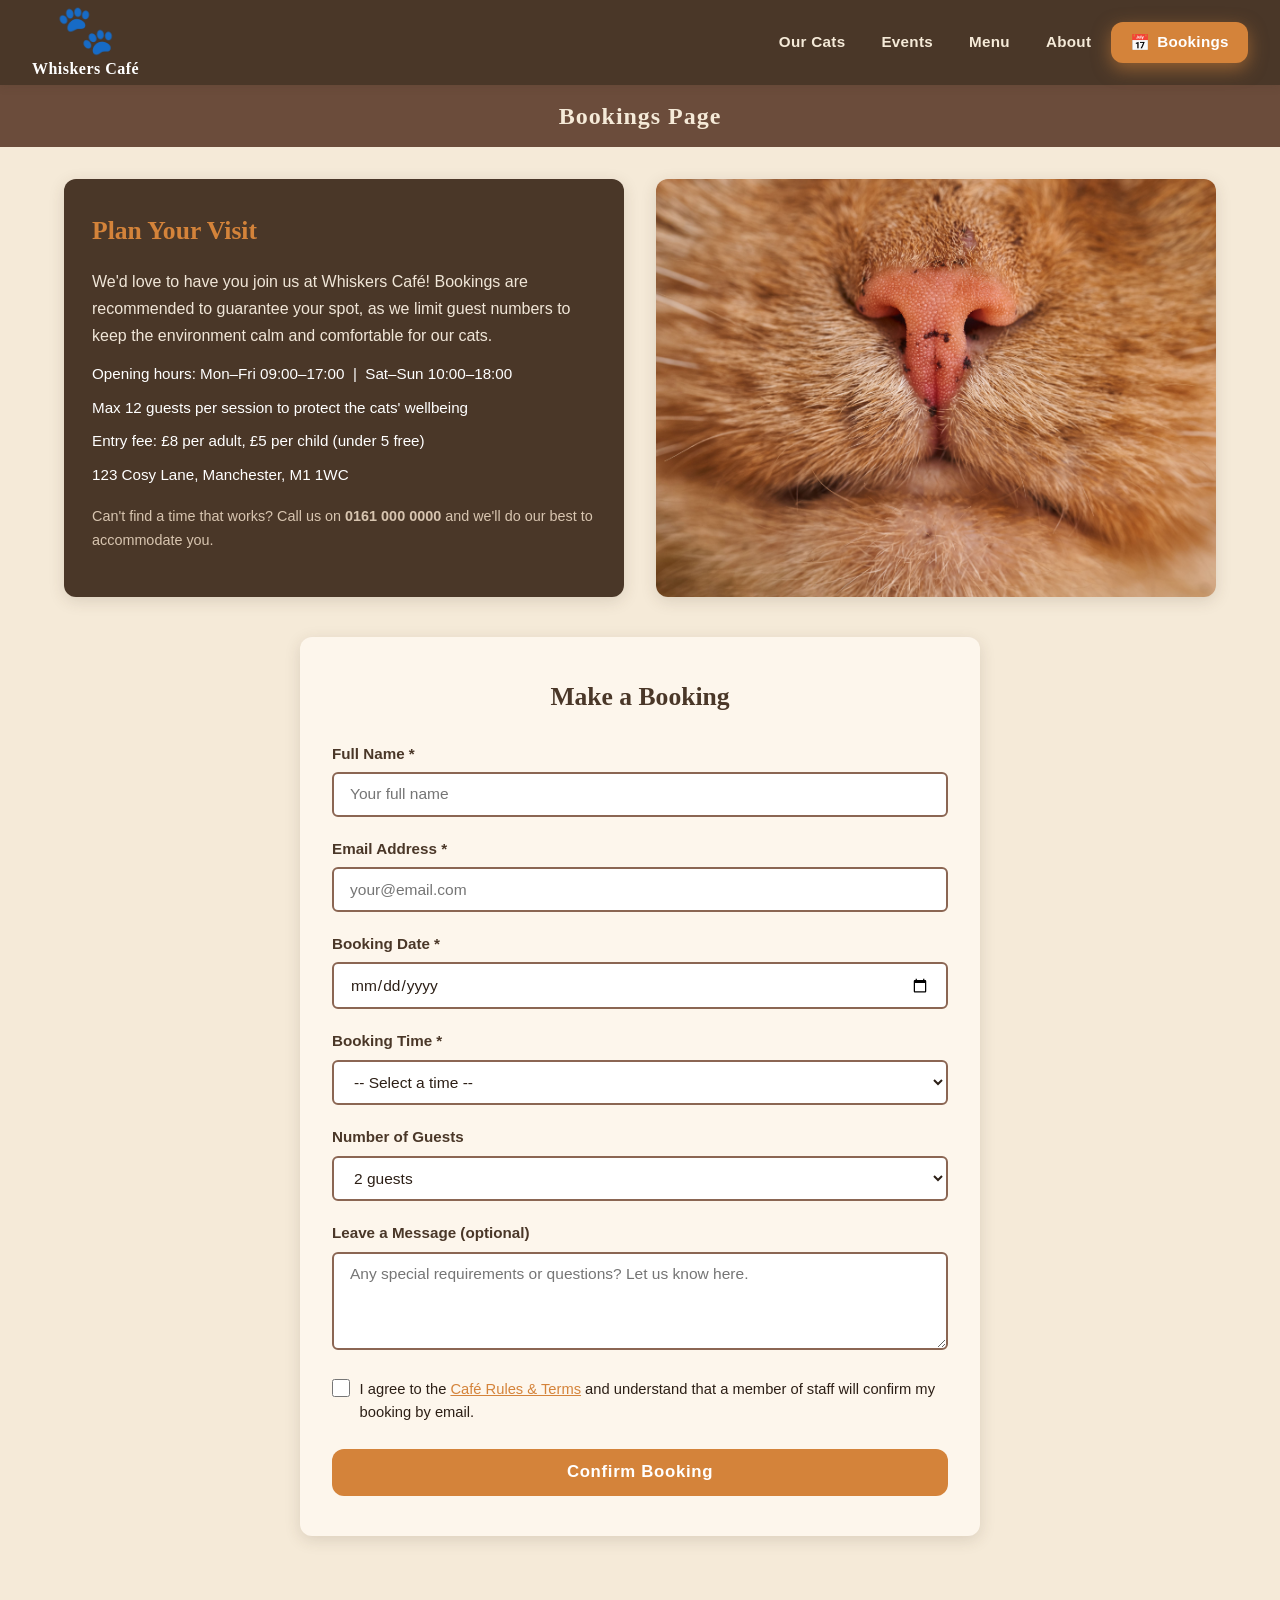
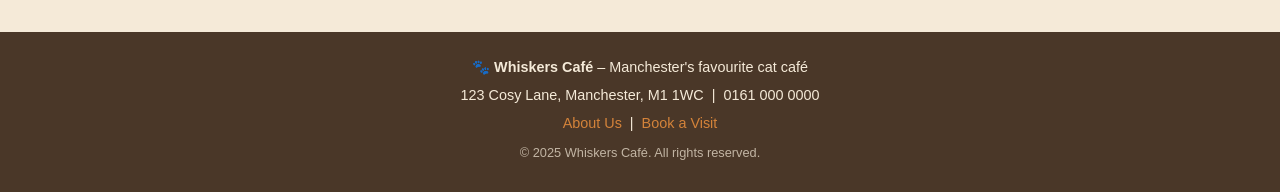
<file: Pages/bookings.html>
<!DOCTYPE html>
<html lang="en">
<head>
  <meta charset="UTF-8" />
  <meta name="viewport" content="width=device-width, initial-scale=1.0" />
  <meta name="description" content="Visit Whiskers Café for a unique cat café experience. Meet friendly cats, enjoy food and drinks, learn about adoption opportunities and book your visit online." />
  <title>Whiskers Café – Bookings</title>
  <link rel="stylesheet" href="../CSS/style.css" />
</head>
<body>

  <!-- NAVIGATION BAR (shared) -->
  <nav class="navbar" role="navigation" aria-label="Main navigation">
    <a href="index.html" class="nav-logo" aria-label="Whiskers Café home">
      <span class="paw-icon" aria-hidden="true">🐾</span>
      <span class="logo-text">Whiskers Café</span>
    </a>
    <button class="nav-toggle" aria-controls="nav-links" aria-expanded="false"
            aria-label="Toggle navigation menu">
      <span></span><span></span><span></span>
    </button>
    <ul class="nav-links" id="nav-links" role="list">
      <li><a href="OurCats.html">Our Cats</a></li>
      <li><a href="events.html">Events</a></li>
      <li><a href="menu.html">Menu</a></li>
      <li><a href="about.html">About</a></li>
      <!-- Bookings is the current page – marked active -->
      <li>
        <a href="bookings.html" class="btn-booking active">
          <span class="cal-icon" aria-hidden="true">📅</span>
          Bookings
        </a>
      </li>
    </ul>
  </nav>

  <!-- PAGE TITLE BANNER -->
  <div class="page-banner">
    <h1>Bookings Page</h1>
  </div>


  <!-- MAIN CONTENT -->
  <main class="bookings-main">

    <!-- ── Introductory split layout ──
         Left: information text box | Right: cat photo -->
    <section class="bookings-intro" aria-label="Booking information">

      <!-- Left: dark info box -->
      <div class="bookings-info-box">
        <h2>Plan Your Visit</h2>
        <p>
          We'd love to have you join us at Whiskers Café! Bookings are recommended
          to guarantee your spot, as we limit guest numbers to keep the environment
          calm and comfortable for our cats.
        </p>

        <!-- Detail rows with icons -->
        <div class="booking-detail">
          
          <span>Opening hours: Mon–Fri 09:00–17:00 &nbsp;|&nbsp; Sat–Sun 10:00–18:00</span>
        </div>
        <div class="booking-detail">
          
          <span>Max 12 guests per session to protect the cats' wellbeing</span>
        </div>
        <div class="booking-detail">
          
          <span>Entry fee: £8 per adult, £5 per child (under 5 free)</span>
        </div>
        <div class="booking-detail">
          
          <span>123 Cosy Lane, Manchester, M1 1WC</span>
        </div>

        <p style="margin-top:1rem; font-size:0.9rem; color:#d8c5b0;">
          Can't find a time that works? Call us on <strong>0161 000 0000</strong>
          and we'll do our best to accommodate you.
        </p>
      </div>

      <!-- Right: cat photograph -->
      <div class="bookings-img">
        <img
          src="../Digital Assets/SmirkingCat.jpg"
          alt="A close-up of a ginger cat's face, representing the friendly cats guests will meet at the café"
          loading="lazy"
        />
      </div>

    </section>
    <!-- end bookings intro -->


    <!-- ── Booking Form ──
         JavaScript validates this form on submit.
         On success, the form is hidden and #successMessage is shown. -->
    <section aria-label="Booking form">

      <div class="booking-form-wrapper">
        <h2>Make a Booking</h2>

        <!-- Inline error banner – hidden by default; shown by JS if validation fails -->
        <p id="formError" class="error-msg" role="alert" aria-live="polite"
           style="display:none; font-size:1rem; padding:0.75rem 1rem;
                  background:#fdecea; border:1px solid #c62828;
                  border-radius:6px; margin-bottom:1rem;">
        </p>

        <!-- ── THE BOOKING FORM ──
             id="bookingForm" is targeted by script.js for validation -->
        <form id="bookingForm" novalidate>

          <!-- Full Name field (required) -->
          <div class="form-group">
            <label for="fullName">Full Name <span aria-hidden="true">*</span></label>
            <input
              type="text"
              id="fullName"
              name="fullName"
              placeholder="Your full name"
              autocomplete="name"
              required
              aria-required="true"
            />
          </div>

          <!-- Email Address field (required) -->
          <div class="form-group">
            <label for="email">Email Address <span aria-hidden="true">*</span></label>
            <input
              type="email"
              id="email"
              name="email"
              placeholder="your@email.com"
              autocomplete="email"
              required
              aria-required="true"
            />
          </div>

          <!-- Booking Date field (required) -->
          <div class="form-group">
            <label for="bookingDate">Booking Date <span aria-hidden="true">*</span></label>
            <input
              type="date"
              id="bookingDate"
              name="bookingDate"
              required
              aria-required="true"
            />
          </div>

          <!-- Booking Time dropdown (required) -->
          <div class="form-group">
            <label for="bookingTime">Booking Time <span aria-hidden="true">*</span></label>
            <select id="bookingTime" name="bookingTime" required aria-required="true">
              <option value="">-- Select a time --</option>
              <option value="09:00">09:00 AM</option>
              <option value="10:00">10:00 AM</option>
              <option value="11:00">11:00 AM</option>
              <option value="12:00">12:00 PM</option>
              <option value="13:00">01:00 PM</option>
              <option value="14:00">02:00 PM</option>
              <option value="15:00">03:00 PM</option>
              <option value="16:00">04:00 PM</option>
              <option value="17:00">05:00 PM</option>
            </select>
          </div>

          <!-- Number of Guests dropdown -->
          <div class="form-group">
            <label for="guests">Number of Guests</label>
            <select id="guests" name="guests">
              <option value="1">1 guest</option>
              <option value="2" selected>2 guests</option>
              <option value="3">3 guests</option>
              <option value="4">4 guests</option>
              <option value="5">5 guests</option>
              <option value="6">6 guests</option>
              <option value="7">7 guests</option>
              <option value="8">8 guests</option>
              <option value="9">9 guests</option>
              <option value="10">10 guests</option>
              <option value="11">11 guests</option>
              <option value="12">12 guests</option>
            </select>
          </div>

          <!-- Leave a Message textarea -->
          <div class="form-group">
            <label for="message">Leave a Message (optional)</label>
            <textarea
              id="message"
              name="message"
              placeholder="Any special requirements or questions? Let us know here."
              rows="4"
            ></textarea>
          </div>

          <!-- Terms and Conditions checkbox (required) -->
          <div class="form-check">
            <input
              type="checkbox"
              id="terms"
              name="terms"
              required
              aria-required="true"
            />
            <label for="terms">
              I agree to the
              <a href="about.html" style="color:var(--orange);">Café Rules &amp; Terms</a>
              and understand that a member of staff will confirm my booking by email.
            </label>
          </div>

          <!-- Submit button – triggers JS validation in script.js -->
          <button type="submit" class="btn-submit">Confirm Booking</button>

        </form>
        <!-- end booking form -->


        <!-- ── SUCCESS MESSAGE ──
             Hidden by default; JavaScript shows this after successful validation.
             The form is hidden and this block fades in with a bouncing icon.
             Content (name, date, time, guests) is filled in by JavaScript. -->
        <div id="successMessage" class="success-message" role="alert" aria-live="polite">
          <span class="success-icon" aria-hidden="true">🐾</span>
          <h3>Booking Successful!</h3>
          <p>Thank you for booking a visit, <strong id="successName"></strong>!</p>
          <p>
            We'll see you on <strong id="successDate"></strong>
            at <strong id="successTime"></strong>
            for <strong id="successGuests"></strong>
            guest<span id="successGuestPlural"></span>.
          </p>
          <p style="margin-top:1rem; color:#d8c5b0; font-size:0.9rem;">
            A confirmation email will be sent to you shortly.
            We can't wait to welcome you and our cats can't wait to meet you! 🐱
          </p>
        </div>
        <!-- end success message -->

      </div>
      <!-- end booking-form-wrapper -->

    </section>

  </main>


  <!-- FOOTER (shared) -->
  <footer>
    <p>🐾 <strong>Whiskers Café</strong> – Manchester's favourite cat café</p>
    <p>123 Cosy Lane, Manchester, M1 1WC &nbsp;|&nbsp; 0161 000 0000</p>
    <p>
      <a href="about.html">About Us</a> &nbsp;|&nbsp;
      <a href="bookings.html">Book a Visit</a>
    </p>
    <p style="margin-top:0.5rem; font-size:0.8rem; opacity:0.7;">
      &copy; 2025 Whiskers Café. All rights reserved.
    </p>
  </footer>

  <script src="../JS/Script.js"></script>
</body>
</html>
</file>
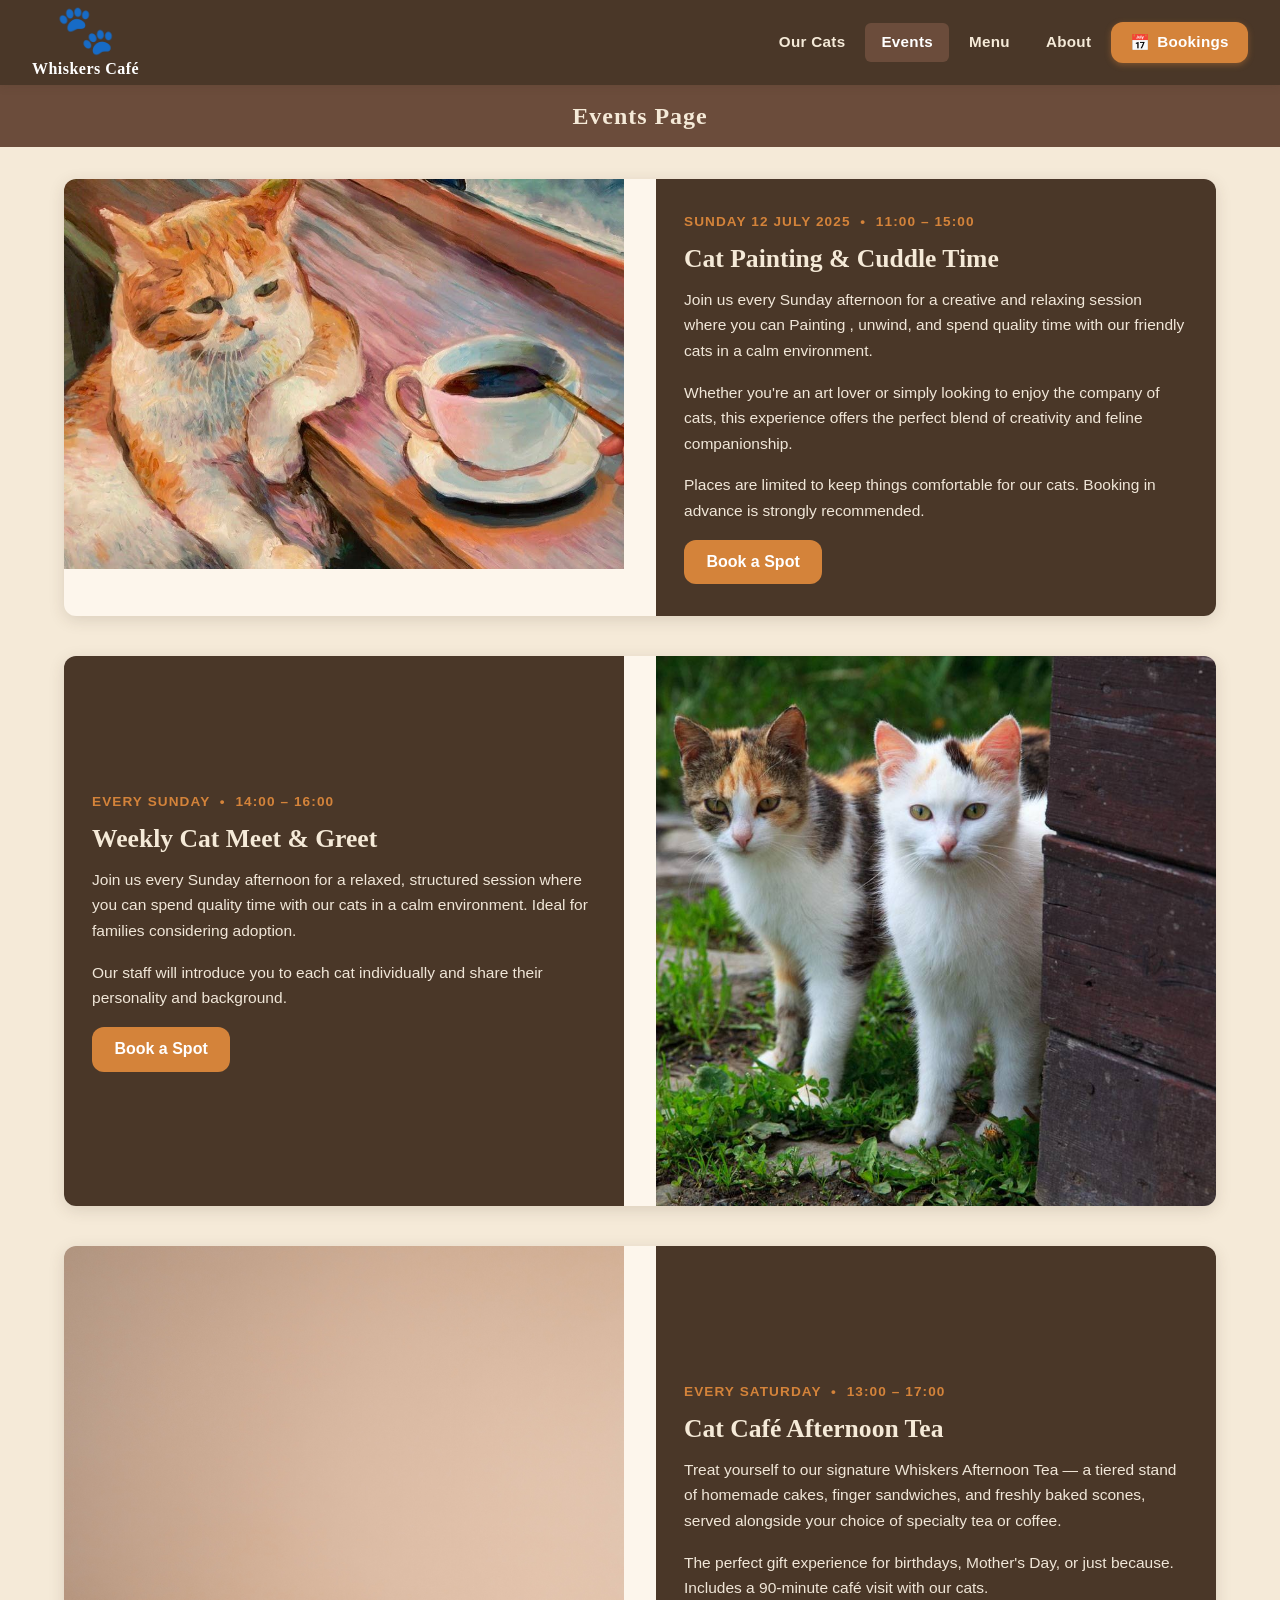
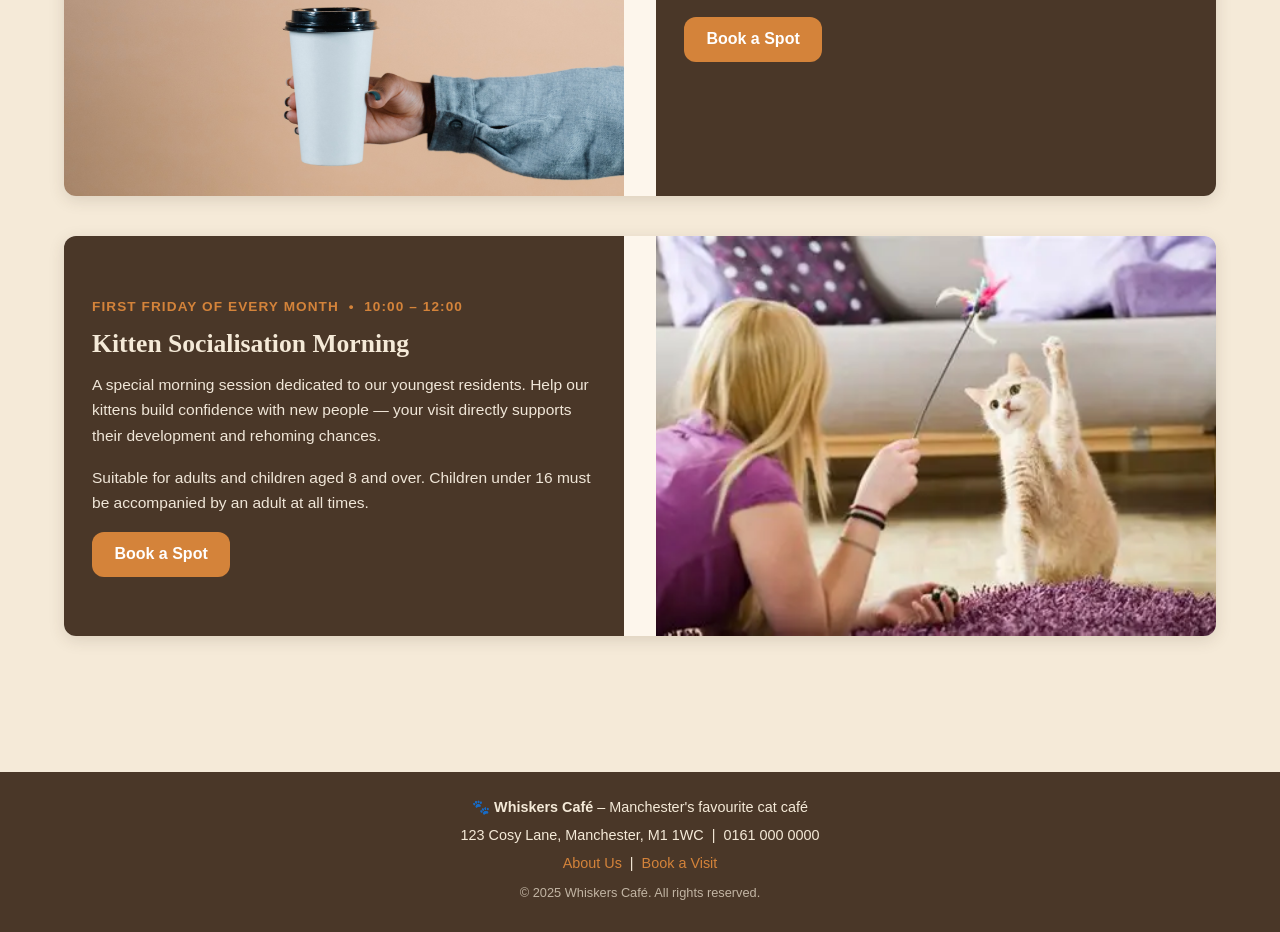
<file: Pages/events.html>
<!DOCTYPE html>
<html lang="en">
<head>
  <meta charset="UTF-8" />
  <meta name="viewport" content="width=device-width, initial-scale=1.0" />
  <meta name="description" content="Visit Whiskers Café for a unique cat café experience. Meet friendly cats, enjoy food and drinks, learn about adoption opportunities and book your visit online." />
  <title>Whiskers Café – Events</title>
  <link rel="stylesheet" href="../CSS/style.css" />
</head>
<body>

  <!-- NAVIGATION BAR (shared) -->
  <nav class="navbar" role="navigation" aria-label="Main navigation">
    <a href="index.html" class="nav-logo" aria-label="Whiskers Café home">
      <span class="paw-icon" aria-hidden="true">🐾</span>
      <span class="logo-text">Whiskers Café</span>
    </a>
    <button class="nav-toggle" aria-controls="nav-links" aria-expanded="false"
            aria-label="Toggle navigation menu">
      <span></span><span></span><span></span>
    </button>
    <ul class="nav-links" id="nav-links" role="list">
      <li><a href="OurCats.html">Our Cats</a></li>
      <li><a href="events.html" class="active">Events</a></li>
      <li><a href="menu.html">Menu</a></li>
      <li><a href="about.html">About</a></li>
      <li>
        <a href="bookings.html" class="btn-booking">
          <span class="cal-icon" aria-hidden="true">📅</span>
          Bookings
        </a>
      </li>
    </ul>
  </nav>

  <!-- PAGE TITLE BANNER -->
  <div class="page-banner">
    <h1>Events Page</h1>
  </div>


  <!-- MAIN CONTENT -->
  <main class="events-main">

    <!-- ── Event Card 1: Adoption Day ──
         Image left, text info right -->
    <article class="event-card" aria-label="Adoption Day event">

      <img
        class="event-img"
        src="../Digital Assets/CatandCoffeePainting.jpg"
        alt="A friendly ginger cat sitting beside a coffee cup, symbolising a café adoption event"
        loading="lazy" style=" width: 100%; height: 390px;  object-fit: cover"
      />

      <div class="event-info">
        <p class="event-date">Sunday 12 July 2025 &nbsp;•&nbsp; 11:00 – 15:00</p>
        <h2>Cat Painting & Cuddle Time</h2>
        <p>
          Join us every Sunday afternoon for a creative and relaxing session where you can Painting
          , unwind, and spend quality time with our friendly cats in a calm environment.
        </p>

        <p>Whether you're an art lover or simply looking to enjoy the company of cats, 
          this experience offers the perfect blend of creativity 
          and feline companionship. </p>
        <p>
          Places are limited to keep things comfortable for our cats.
          Booking in advance is strongly recommended.
        </p>
        <a href="bookings.html" class="btn-event">Book a Spot</a>
      </div>

    </article>


    <!-- ── Event Card 2: Cat Meet & Greet ──
         Image right, text info left (reverse class swaps order) -->
    <article class="event-card reverse" aria-label="Cat Meet and Greet event">

      <img
        class="event-img"
        src="../Digital Assets/mEEtingCats.jpg"
        alt="A person playing with a playful kitten using a feather toy during a cat meet and greet session"
        loading="lazy" style=" width: 1200px; height: 550px;  object-fit: cover"
      />

      <div class="event-info">
        <p class="event-date">Every Sunday &nbsp;•&nbsp; 14:00 – 16:00</p>
        <h2>Weekly Cat Meet & Greet</h2>
        <p>
          Join us every Sunday afternoon for a relaxed, structured session
          where you can spend quality time with our cats in a calm environment.
          Ideal for families considering adoption.
        </p>
        <p>
          Our staff will introduce you to each cat individually and share their
          personality and background.
        </p>
        <a href="bookings.html" class="btn-event">Book a Spot</a>
      </div>

    </article>


    <!-- ── Event Card 3: Café Special ── -->
    <article class="event-card" aria-label="Afternoon Tea Special event">

      <img
        class="event-img"
        src="../Digital Assets/CoffeeHand.jpg"
        alt="A beautiful spread of cakes and tea cups for a cat café afternoon tea special"
        loading="lazy" style=" width: 1200px; height: 550px;  object-fit: cover"
      />

      <div class="event-info">
        <p class="event-date">Every Saturday &nbsp;•&nbsp; 13:00 – 17:00</p>
        <h2>Cat Café Afternoon Tea</h2>
        <p>
          Treat yourself to our signature Whiskers Afternoon Tea — a tiered
          stand of homemade cakes, finger sandwiches, and freshly baked scones,
          served alongside your choice of specialty tea or coffee.
        </p>
        <p>
          The perfect gift experience for birthdays, Mother's Day, or just because.
          Includes a 90-minute café visit with our cats.
        </p>
        <a href="bookings.html" class="btn-event">Book a Spot</a>
      </div>

    </article>


    <!-- ── Event Card 4: Kitten Socialisation ── -->
    <article class="event-card reverse" aria-label="Kitten Socialisation Morning event">

      <img
        class="event-img"
        src="../Digital Assets/PlayingWithCat.webp"
        alt="A small group of kittens playing together during a socialisation session"
        loading="lazy"
      />

      <div class="event-info">
        <p class="event-date">First Friday of every month &nbsp;•&nbsp; 10:00 – 12:00</p>
        <h2>Kitten Socialisation Morning</h2>
        <p>
          A special morning session dedicated to our youngest residents. Help
          our kittens build confidence with new people — your visit directly
          supports their development and rehoming chances.
        </p>
        <p>
          Suitable for adults and children aged 8 and over. Children under 16
          must be accompanied by an adult at all times.
        </p>
        <a href="bookings.html" class="btn-event">Book a Spot</a>
      </div>

    </article>

  </main>


  <!-- FOOTER (shared) -->
  <footer>
    <p>🐾 <strong>Whiskers Café</strong> – Manchester's favourite cat café</p>
    <p>123 Cosy Lane, Manchester, M1 1WC &nbsp;|&nbsp; 0161 000 0000</p>
    <p>
      <a href="about.html">About Us</a> &nbsp;|&nbsp;
      <a href="bookings.html">Book a Visit</a>
    </p>
    <p style="margin-top:0.5rem; font-size:0.8rem; opacity:0.7;">
      &copy; 2025 Whiskers Café. All rights reserved.
    </p>
  </footer>

  <script src="../JS/Script.js"></script>
</body>
</html>
</file>
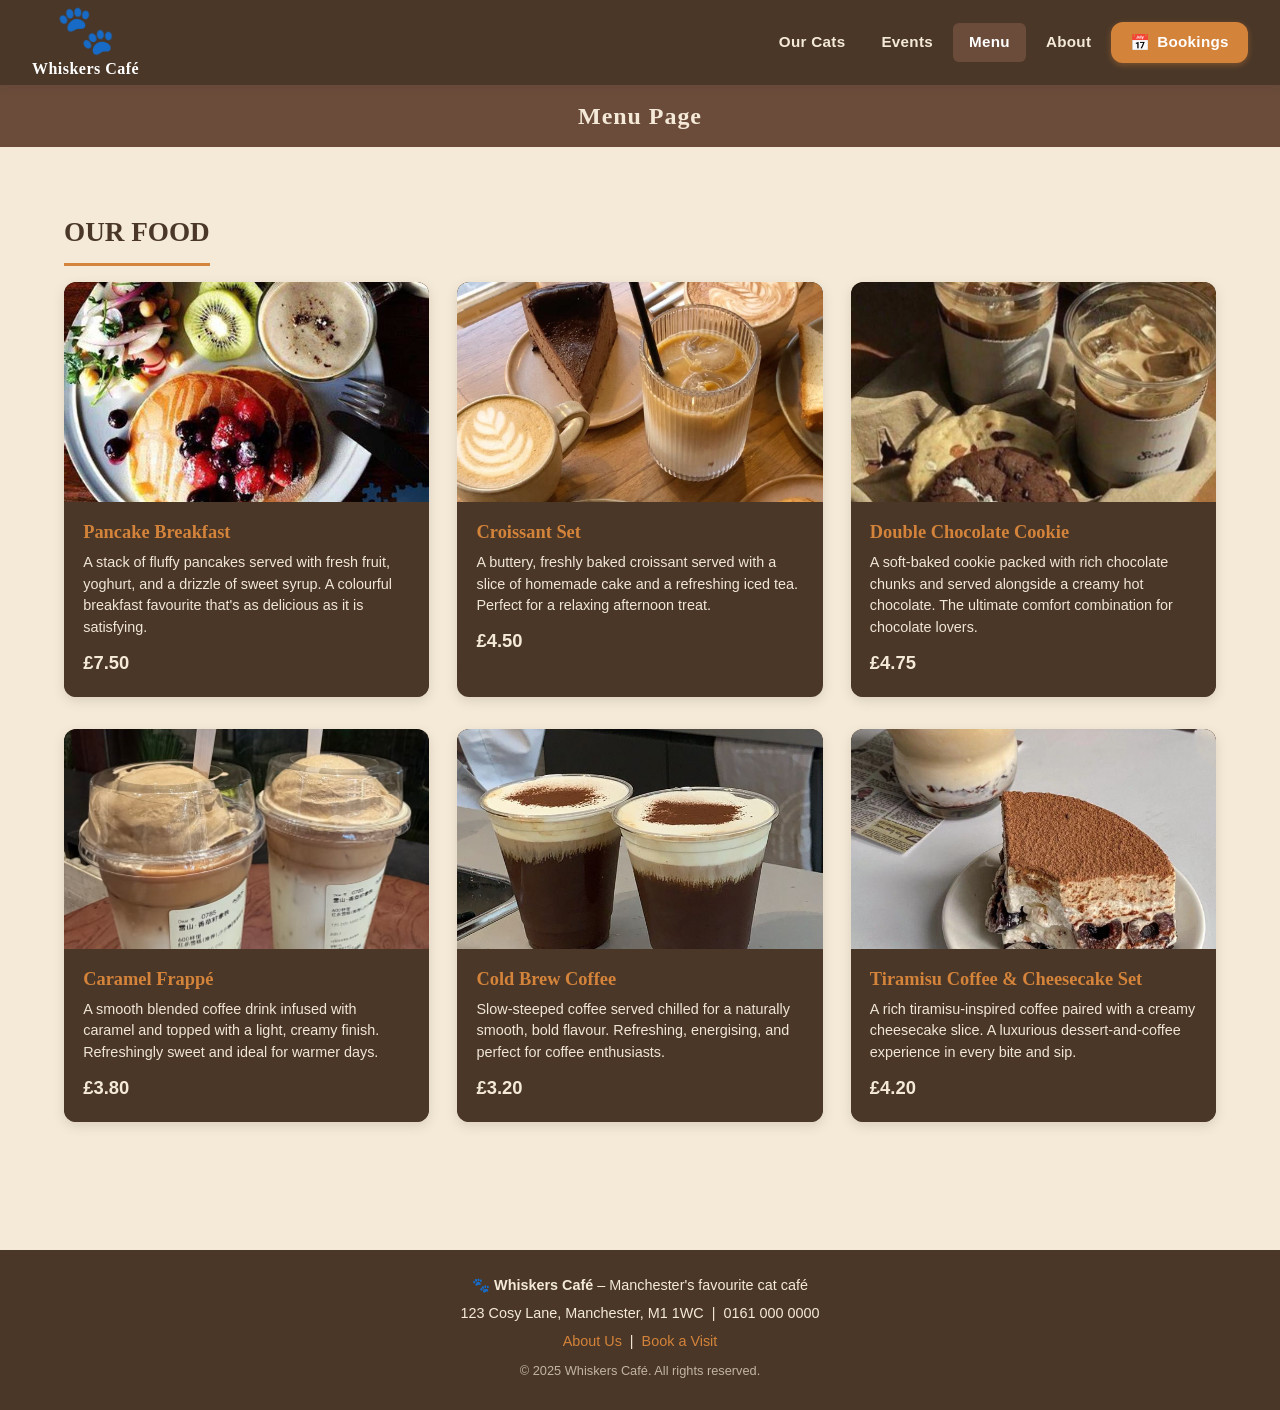
<file: Pages/menu.html>
<!DOCTYPE html>
<html lang="en">
<head>
  <meta charset="UTF-8" />
  <meta name="viewport" content="width=device-width, initial-scale=1.0" />
  <meta name="description" content="Visit Whiskers Café for a unique cat café experience. Meet friendly cats, enjoy food and drinks, learn about adoption opportunities and book your visit online." />
  <title>Whiskers Café – Menu</title>
  <link rel="stylesheet" href="../CSS/style.css" />
  
</head>
<body>

  <!-- NAVIGATION BAR (shared) -->
  <nav class="navbar" role="navigation" aria-label="Main navigation">
    <a href="index.html" class="nav-logo" aria-label="Whiskers Café home">
      <span class="paw-icon" aria-hidden="true">🐾</span>
      <span class="logo-text">Whiskers Café</span>
    </a>
    <button class="nav-toggle" aria-controls="nav-links" aria-expanded="false"
            aria-label="Toggle navigation menu">
      <span></span><span></span><span></span>
    </button>
    <ul class="nav-links" id="nav-links" role="list">
      <li><a href="OurCats.html">Our Cats</a></li>
      <li><a href="events.html">Events</a></li>
      <li><a href="menu.html" class="active">Menu</a></li>
      <li><a href="about.html">About</a></li>
      <li>
        <a href="bookings.html" class="btn-booking">
          <span class="cal-icon" aria-hidden="true">📅</span>
          Bookings
        </a>
      </li>
    </ul>
  </nav>

  <!-- PAGE TITLE BANNER -->
  <div class="page-banner">
    <h1>Menu Page</h1>
  </div>


  <!--MAIN CONTENT -->
  <main class="menu-main">

    <!-- ── FOOD SECTION ── -->
    <h2 class="menu-category-title">OUR FOOD</h2>

    <!-- Grid of food item cards (3 per row on desktop) -->
    <div class="menu-grid">

      <!-- ── FOOD CARD 1-->
      <article class="menu-card" aria-label="A plate full of Fruits and pancakes">
        <img
          class="menu-card-img"
          src="../Digital Assets/PancakeBreakfast.jpg"
          alt="A slice of fruit cake with fresh berries and a dusting of icing sugar on a white plate"
          loading="lazy"
        />
        <div class="menu-card-body">
          <h3>Pancake Breakfast</h3>
          <p>
           A stack of fluffy pancakes served with fresh fruit, yoghurt, and a drizzle of sweet syrup. 
           A colourful breakfast favourite that's as delicious as it is satisfying.
          </p>
          <span class="menu-price">£7.50</span>
        </div>
      </article>

      <!-- ── FOOD CARD 2 -->
      <article class="menu-card" aria-label="A crossaint with iced tea and a cake slice on a wooden board">
        <img
          class="menu-card-img"
          src="../Digital Assets/CrossaintMenu.jpg"
          alt="A golden butter croissant sandwich filled with cheese and salad on a wooden board"
          loading="lazy"
        />
        <div class="menu-card-body">
          <h3> Croissant Set</h3>
          <p>
           A buttery, freshly baked croissant served with a slice of 
           homemade cake and a refreshing iced tea. Perfect for a relaxing afternoon treat.
          </p>
          <span class="menu-price">£4.50</span>
        </div>
      </article>

      <!-- ── FOOD CARD 3 -->
      <article class="menu-card" aria-label="A cookie with two iced tea with milk on a wooden table">
        <img
          class="menu-card-img"
          src="../Digital Assets/BrownCookieNHotchocolate.jpg"
          alt="Three freshly baked double chocolate cookies on a cooling rack"
          loading="lazy"
        />
        <div class="menu-card-body">
          <h3>Double Chocolate Cookie</h3>
          <p>
            A soft-baked cookie packed with rich chocolate chunks and served alongside 
            a creamy hot chocolate. The ultimate comfort combination for chocolate lovers.
          </p>
          <span class="menu-price">£4.75</span>
        </div>
      </article>

    </div>
    <!-- end food grid -->


    <!-- ── DRINKS SECTION ── -->

    <!-- Grid of drink item cards (3 per row on desktop) -->
    <div class="menu-grid">

      <!-- ── DRINK CARD-->
      <article class="menu-card" aria-label="Two caramel frappes on a table">
        <img
          class="menu-card-img"
          src="../Digital Assets/TwoCaramelFrappes.jpg"
          alt="Two iced latte drinks in clear cups with straws, a café menu staple"
          loading="lazy"
        />
        <div class="menu-card-body">
          <h3>Caramel Frappé</h3>
          <p>
                       A smooth blended coffee drink infused with caramel
                      and topped with a light, creamy finish. Refreshingly sweet and ideal for warmer days.
          </p>
          <span class="menu-price">£3.80</span>
        </div>
      </article>

      <!-- ── DRINK CARD 2-->
      <article class="menu-card" aria-label="Two cold brew coffee’s on a table">
        <img
          class="menu-card-img"
          src="../Digital Assets/TwoColdBrewCoffee.jpg"
          alt="Two cups of tea in clear glass mugs with a small pot on a light wooden surface"
          loading="lazy"
        />
        <div class="menu-card-body">
          <h3>Cold Brew Coffee</h3>
          <p>
            Slow-steeped coffee served chilled for a naturally smooth,
             bold flavour. Refreshing, energising, and perfect for coffee enthusiasts.
          </p>
          <span class="menu-price">£3.20</span>
        </div>
      </article>

      <!-- ── DRINK CARD 3-->
      <article class="menu-card" aria-label="A cheesecake and a tiramasu coffee on a white table">
        <img
          class="menu-card-img"
          src="../Digital Assets/TiramasuCoffee&Cheesecake.jpg"
          alt="A slice of Cheesecake beside a cup of tiramasu coffee,
           showing the café's dessert offerings"
          loading="lazy"
        />
        <div class="menu-card-body">  
          <h3> Tiramisu Coffee & Cheesecake Set</h3>
          <p>
            A rich tiramisu-inspired coffee paired with a creamy cheesecake slice. 
            A luxurious dessert-and-coffee experience in every bite and sip.
          </p>
          <span class="menu-price">£4.20</span>
        </div>
      </article>

    </div>
    <!-- end drinks grid -->

  </main>


  <!-- FOOTER (shared) -->
  <footer>
    <p>🐾 <strong>Whiskers Café</strong> – Manchester's favourite cat café</p>
    <p>123 Cosy Lane, Manchester, M1 1WC &nbsp;|&nbsp; 0161 000 0000</p>
    <p>
      <a href="about.html">About Us</a> &nbsp;|&nbsp;
      <a href="bookings.html">Book a Visit</a>
    </p>
    <p style="margin-top:0.5rem; font-size:0.8rem; opacity:0.7;">
      &copy; 2025 Whiskers Café. All rights reserved.
    </p>
  </footer>

  <script src="../JS/Script.js"></script>
</body>
</html>
</file>
<file: CSS/style.css>
/* TABLE OF CONTENTS:
   1. CSS Variables & Reset
   2. Global / Base Styles
   3. Navigation Bar (shared across all pages)
   4. Page Title Banner (shared across all pages)
   5. Footer (shared across all pages)
   6. HOME PAGE
   7. OUR CATS PAGE
   8. EVENTS PAGE
   9. MENU PAGE 
   10.ABOUT PAGE
   11.BOOKINGS PAGE
   12.Responsiveness / Media Queries
  = */


/* 
   1. CSS VARIABLES & RESET */

/* CSS custom properties (variables) for the colour scheme.
   Changing a value here updates it everywhere on the site. */
:root {
  --beige:        #f5ead8;   /* Light beige – main page background       */
  --cream:        #fdf6ec;   /* Cream – card & form backgrounds           */
  --brown-dark:   #4a3728;   /* Dark brown – nav, headings, card bodies   */
  --brown-mid:    #6b4c3b;   /* Mid brown – secondary backgrounds         */
  --brown-light:  #8b6653;   /* Light brown – borders, subtle accents     */
  --orange:       #d4833a;   /* Warm orange – primary highlight / CTAs    */
  --orange-hover: #b85e25;   /* Darker orange – button hover states       */
  --white:        #ffffff;
  --text-dark:    #2c1f16;   /* Very dark brown for body text             */
  --shadow:       rgba(74, 55, 40, 0.15);

  --font-display: 'Playfair Display', Georgia, serif;   /* headings        */
  --font-body:    'Lato', Arial, sans-serif;            /* body / UI text  */

  --radius:  12px;   /* Standard border-radius for cards / buttons */
  --radius-sm: 6px;
  --transition: 0.3s ease;
}

/* Universal box-sizing reset – prevents padding from adding to element width */
*, *::before, *::after {
  box-sizing: border-box;
  margin: 0;
  padding: 0;
}

/* ============================================================
   2. GLOBAL / BASE STYLES
   ============================================================ */

/* Base page styling shared by all pages */
body {
  background-color: var(--beige);
  color: var(--text-dark);
  font-family: var(--font-body);
  font-size: 16px;
  line-height: 1.6;
  min-height: 100vh;
}

/* Import Google Fonts for the display (heading) and body typefaces */
@import url('https://fonts.googleapis.com/css2?family=Playfair+Display:wght@400;600;700&family=Lato:wght@300;400;700&display=swap');

/* Smooth scrolling for any anchor links */
html { scroll-behavior: smooth; }

/* All images are responsive by default */
img {
  max-width: 100%;
  height: auto;
  display: block;
}

/* Utility – visually hidden but accessible to screen readers */
.sr-only {
  position: absolute;
  width: 1px; height: 1px;
  overflow: hidden;
  clip: rect(0,0,0,0);
  white-space: nowrap;
}

/* ============================================================
   3. NAVIGATION BAR
   Shared component – appears on every page
   ============================================================ */

/* Outer nav wrapper */
.navbar {
  background-color: var(--brown-dark);
  padding: 0 2rem;
  display: flex;
  align-items: center;
  justify-content: space-between;
  flex-wrap: wrap;
  gap: 0.5rem;
  min-height: 70px;
  position: sticky;
  top: 0;
  z-index: 1000;   /* Sits above all page content when scrolling */
  box-shadow: 0 2px 8px var(--shadow);
}

/* Logo block – sits on the left of the nav */
.nav-logo {
  display: flex;
  flex-direction: column;
  align-items: center;
  justify-content: center;
  gap: 0.3rem;
  text-decoration: none;
  padding: 0.4rem 0;
}

/* Paw print icon inside the logo */
.nav-logo .paw-icon {
  font-size: 3rem;
  line-height: 1;
}

/* Café name text next to the paw icon */
.nav-logo .logo-text {
  font-family: var(--font-display);
  font-size: 1rem;
  font-weight: 700;
  color: var(--white);
  letter-spacing: 0.03em;
  line-height: 1.2;
}

/* Container for the navigation links */
.nav-links {
  display: flex;
  align-items: center;
  gap: 0.25rem;
  list-style: none;
  flex-wrap: wrap;
}

/* Individual nav link anchor tags */
.nav-links a {
  display: inline-block;
  padding: 0.45rem 1rem;
  color: var(--beige);
  text-decoration: none;
  font-weight: 600;
  font-size: 0.95rem;
  border-radius: var(--radius-sm);
  transition: background var(--transition), color var(--transition);
  letter-spacing: 0.02em;
}

/* Hover state for standard nav links */
.nav-links a:hover,
.nav-links a:focus {
  background-color: var(--brown-light);
  color: var(--white);
  outline: none;
}

/* Active page indicator – highlights the current page link */
.nav-links a.active {
  background-color: var(--brown-mid);
  color: var(--white);
}

/* ── Bookings button – must stand out from other nav links ── */
.nav-links .btn-booking {
  background-color: var(--orange);
  color: var(--white);
  padding: 0.5rem 1.2rem;
  border-radius: var(--radius);
  display: flex;
  align-items: center;
  gap: 0.4rem;
  font-weight: 700;
  font-size: 0.95rem;
  box-shadow: 0 2px 6px rgba(212, 131, 58, 0.4);
  transition: background var(--transition), transform var(--transition), box-shadow var(--transition);
}

/* Hover animation for the Bookings button – slight lift effect */
.nav-links .btn-booking:hover,
.nav-links .btn-booking:focus {
  background-color: var(--orange-hover);
  transform: translateY(-2px);
  box-shadow: 0 4px 12px rgba(212, 131, 58, 0.5);
  outline: none;
}

/* When the Bookings button is the active page, keep the prominent orange styling */
.nav-links .btn-booking.active {
  background-color: var(--orange);
  color: var(--white);
  box-shadow: 0 6px 18px rgba(212, 131, 58, 0.55);
}

/* Calendar icon inside the Bookings button */
.nav-links .btn-booking .cal-icon {
  font-size: 1rem;
}

/* Hamburger toggle button – hidden on desktop, shown on mobile */
.nav-toggle {
  display: none;
  flex-direction: column;
  gap: 5px;
  background: none;
  border: none;
  cursor: pointer;
  padding: 0.4rem;
}

.nav-toggle span {
  display: block;
  width: 25px;
  height: 3px;
  background-color: var(--beige);
  border-radius: 3px;
  transition: transform var(--transition), opacity var(--transition);
}

/* ============================================================
   4. PAGE TITLE BANNER
   The strip below the nav showing the page name
   ============================================================ */

.page-banner {
  background-color: var(--brown-mid);
  padding: 0.75rem 2rem;
  text-align: center;
}

.page-banner h1 {
  font-family: var(--font-display);
  color: var(--beige);
  font-size: 1.5rem;
  font-weight: 600;
  letter-spacing: 0.04em;
}

/* ============================================================
   5. FOOTER
   Shared component at the bottom of every page
   ============================================================ */

footer {
  background-color: var(--brown-dark);
  color: var(--beige);
  text-align: center;
  padding: 1.5rem 2rem;
  margin-top: 3rem;
  font-size: 0.9rem;
}

footer p { margin-bottom: 0.3rem; }
footer a { color: var(--orange); text-decoration: none; }
footer a:hover { text-decoration: underline; }


/* ============================================================
   6. HOME PAGE
   Styles specific to index.html
   ============================================================ */

/* ── Main content wrapper on the homepage ── */
.home-main {
  max-width: 1200px;
  margin: 0 auto;
  padding: 2rem 1.5rem 3rem;
}

/* ── Section 1: Hero split layout ──
   Left = intro text, Right = hero cat image */
.hero-section {
  display: grid;
  grid-template-columns: 1fr 1fr;
  gap: 2rem;
  align-items: center;
  margin-bottom: 3rem;
}

/* Dark brown text box used for intro copy */
.hero-text-box {
  background-color: var(--brown-dark);
  color: var(--white);
  padding: 2.5rem 2rem;
  border-radius: var(--radius);
  box-shadow: 0 4px 16px var(--shadow);
}

.hero-text-box h2 {
  font-family: var(--font-display);
  font-size: 2rem;
  color: var(--orange);
  margin-bottom: 1rem;
  line-height: 1.3;
}

.hero-text-box p {
  font-size: 1.05rem;
  line-height: 1.7;
  margin-bottom: 1rem;
  color: #f0e6d8;
}

/* CTA button inside the hero text box */
.hero-text-box .btn-cta {
  display: inline-block;
  margin-top: 0.5rem;
  background-color: var(--orange);
  color: var(--white);
  padding: 0.7rem 1.6rem;
  border-radius: var(--radius);
  font-weight: 700;
  text-decoration: none;
  transition: background var(--transition), transform var(--transition);
}

.hero-text-box .btn-cta:hover {
  background-color: var(--orange-hover);
  transform: translateY(-2px);
}

/* Hero image on the right side */
.hero-image {
  border-radius: var(--radius);
  overflow: hidden;
  box-shadow: 0 6px 24px var(--shadow);
  height: 100%;
  min-height: 320px;
}

.hero-image img {
  width: 100%;
  height: 100%;
  object-fit: cover;
}

/* ── Section 2: Cat of the Week ──
   Left = text, Right = image + caption */
.cotw-section {
  background-color: var(--cream);
  border-radius: var(--radius);
  padding: 2rem;
  display: grid;
  grid-template-columns: 1fr 1fr;
  gap: 2rem;
  align-items: start;
  box-shadow: 0 4px 16px var(--shadow);
}

/* Left column heading and info */
.cotw-text h2 {
  font-family: var(--font-display);
  font-size: 1.8rem;
  color: var(--brown-dark);
  margin-bottom: 0.5rem;
}

.cotw-text .cotw-name {
  font-size: 1.4rem;
  font-weight: 700;
  color: var(--orange);
  margin-bottom: 1rem;
}

.cotw-text p {
  color: var(--text-dark);
  margin-bottom: 0.75rem;
  line-height: 1.7;
}

/* Traits badge list */
.cotw-traits {
  display: flex;
  flex-wrap: wrap;
  gap: 0.5rem;
  margin: 1rem 0;
  list-style: none;
}

.cotw-traits li {
  background-color: var(--brown-dark);
  color: var(--beige);
  padding: 0.3rem 0.9rem;
  border-radius: 20px;
  font-size: 0.85rem;
  font-weight: 600;
}

/* Adoption badge */
.adoption-badge {
  display: inline-block;
  background-color: var(--orange);
  color: var(--white);
  padding: 0.4rem 1rem;
  border-radius: var(--radius);
  font-weight: 700;
  font-size: 0.9rem;
  margin-top: 0.5rem;
}

/* Right column: image + caption underneath */
.cotw-image-col {
  display: flex;
  flex-direction: column;
  gap: 1rem;
}

.cotw-image-col img {
  width: 100%;
  border-radius: var(--radius);
  box-shadow: 0 4px 12px var(--shadow);
  object-fit: cover;
  max-height: 340px;
}

/* Caption box beneath the cat of the week image */
.cotw-caption {
  background-color: var(--brown-dark);
  color: var(--white);
  padding: 1rem 1.25rem;
  border-radius: var(--radius);
  font-size: 0.95rem;
  line-height: 1.6;
}


/* ============================================================
   7. OUR CATS PAGE
   Styles specific to cats.html
   ============================================================ */

/* ── Filter bar ── */
.cats-main {
  max-width: 1200px;
  margin: 0 auto;
  padding: 2rem 1.5rem 3rem;
}

/* Filter / sort controls row */
.filter-bar {
  display: flex;
  gap: 0.75rem;
  flex-wrap: wrap;
  margin-bottom: 2rem;
  align-items: center;
}

.filter-bar label {
  font-weight: 700;
  color: var(--brown-dark);
  margin-right: 0.25rem;
}

/* Individual filter buttons (Age / Personality / Status) */
.filter-btn {
  background-color: var(--brown-dark);
  color: var(--beige);
  border: 2px solid transparent;
  padding: 0.45rem 1.1rem;
  border-radius: var(--radius);
  font-size: 0.9rem;
  font-weight: 600;
  cursor: pointer;
  font-family: var(--font-body);
  transition: background var(--transition), border-color var(--transition), transform var(--transition);
}

.filter-btn:hover,
.filter-btn.active-filter {
  background-color: var(--orange);
  border-color: var(--orange-hover);
  transform: translateY(-1px);
}

/* ── Cat profile grid ── */
.cats-grid {
  display: grid;
  grid-template-columns: repeat(3, 1fr);
  gap: 1.75rem;
}

/* Individual cat card */
.cat-card {
  background-color: var(--cream);
  border-radius: var(--radius);
  overflow: hidden;
  box-shadow: 0 4px 12px var(--shadow);
  transition: transform var(--transition), box-shadow var(--transition);
  cursor: pointer;
}

/* Hover effect – card lifts and shadow deepens */
.cat-card:hover {
  transform: translateY(-6px);
  box-shadow: 0 10px 28px rgba(74, 55, 40, 0.25);
}

/* Photo area at the top of each card */
.cat-card-img {
  width: 100%;
  height: 210px;
  object-fit: cover;
}

/* Text area below the photo */
.cat-card-body {
  background-color: var(--brown-dark);
  padding: 1.1rem 1.25rem 1.25rem;
  color: var(--white);
}

.cat-card-body h3 {
  font-family: var(--font-display);
  font-size: 1.25rem;
  color: var(--orange);
  margin-bottom: 0.3rem;
}

.cat-card-body .cat-meta {
  font-size: 0.88rem;
  color: #d8c5b0;
  margin-bottom: 0.5rem;
}

.cat-card-body p {
  font-size: 0.92rem;
  line-height: 1.55;
  color: #f0e6d8;
  margin-bottom: 0.75rem;
}

/* Adoption status badge inside each cat card */
.status-badge {
  display: inline-block;
  padding: 0.25rem 0.8rem;
  border-radius: 20px;
  font-size: 0.8rem;
  font-weight: 700;
  letter-spacing: 0.04em;
  text-transform: uppercase;
}

.status-available {
  background-color: #2e7d32;   /* Green – cat is available to adopt */
  color: #fff;
}

.status-reserved {
  background-color: #e65100;   /* Orange – cat has been reserved */
  color: #fff;
}

.status-resident {
  background-color: var(--brown-light);   /* Brown – permanent café cat */
  color: #fff;
}


/* ============================================================
   8. EVENTS PAGE
   Styles specific to events.html
   ============================================================ */

.events-main {
  max-width: 1200px;
  margin: 0 auto;
  padding: 2rem 1.5rem 3rem;
}

/* Two-column alternating layout for events (image | text) */
.event-card {
  display: grid;
  grid-template-columns: 1fr 1fr;
  gap: 2rem;
  margin-bottom: 2.5rem;
  background-color: var(--cream);
  border-radius: var(--radius);
  overflow: hidden;
  box-shadow: 0 4px 16px var(--shadow);
  transition: transform var(--transition);
}

.event-card:hover {
  transform: translateY(-4px);
}

/* Every second event reverses the column order so
   images alternate left and right for visual variety */
.event-card.reverse {
  direction: rtl;   /* reverses the visual column order  */
}

.event-card.reverse > * {
  direction: ltr;   /* reset text direction inside children */
}

/* Image side of an event card */
.event-img {
  width: 120%;
  height: 400px;
  object-fit: cover;
}

/* Text / info side of an event card */
.event-info {
  padding: 2rem 1.75rem;
  display: flex;
  flex-direction: column;
  justify-content: center;
  background-color: var(--brown-dark);
  color: var(--white);
}

.event-info .event-date {
  font-size: 0.85rem;
  font-weight: 700;
  color: var(--orange);
  text-transform: uppercase;
  letter-spacing: 0.08em;
  margin-bottom: 0.5rem;
}

.event-info h2 {
  font-family: var(--font-display);
  font-size: 1.6rem;
  color: var(--beige);
  margin-bottom: 0.75rem;
  line-height: 1.3;
}

.event-info p {
  font-size: 0.97rem;
  line-height: 1.65;
  color: #f0e6d8;
  margin-bottom: 1rem;
}

/* "Book a Spot" button inside event cards */
.btn-event {
  display: inline-block;
  background-color: var(--orange);
  color: var(--white);
  padding: 0.6rem 1.4rem;
  border-radius: var(--radius);
  font-weight: 700;
  text-decoration: none;
  align-self: flex-start;
  transition: background var(--transition), transform var(--transition);
}

.btn-event:hover {
  background-color: var(--orange-hover);
  transform: translateY(-2px);
}


/* ============================================================
   9. MENU PAGE
   Styles specific to menu.html
   ============================================================ */

.menu-main {
  max-width: 1200px;
  margin: 0 auto;
  padding: 2rem 1.5rem 3rem;
}

/* Section heading for Food / Drinks categories */
.menu-category-title {
  font-family: var(--font-display);
  font-size: 1.7rem;
  color: var(--brown-dark);
  margin: 2rem 0 1rem;
  padding-bottom: 0.5rem;
  border-bottom: 3px solid var(--orange);
  display: inline-block;
}

/* Grid of menu item cards – three per row */
.menu-grid {
  display: grid;
  grid-template-columns: repeat(3, 1fr);
  gap: 1.75rem;
  margin-bottom: 2rem;
}

/* Individual menu card */
.menu-card {
  background-color: var(--brown-dark);
  border-radius: var(--radius);
  overflow: hidden;
  box-shadow: 0 4px 12px var(--shadow);
  transition: transform var(--transition);
}

.menu-card:hover {
  transform: translateY(-5px);
}

/* Food / drink photo */
.menu-card-img {
  display: block;
  width: 100%;
  height: 220px;
  object-fit: cover;
}

/* Make the image respect the card's rounded corners at the top
   so the page background or cream doesn't show through. */
.menu-card-img {
  border-top-left-radius: var(--radius);
  border-top-right-radius: var(--radius);
}

/* Card text area */
.menu-card-body {
  background-color: var(--brown-dark);
  color: var(--white);
  padding: 1rem 1.2rem 1.2rem;
  border-bottom-left-radius: var(--radius);
  border-bottom-right-radius: var(--radius);
}

.menu-card-body h3 {
  font-family: var(--font-display);
  font-size: 1.15rem;
  color: var(--orange);
  margin-bottom: 0.3rem;
}

.menu-card-body p {
  font-size: 0.9rem;
  color: #f0e6d8;
  line-height: 1.5;
  margin-bottom: 0.6rem;
}

/* Price displayed at the bottom of each menu card */
.menu-price {
  font-size: 1.15rem;
  font-weight: 700;
  color: var(--beige);
}


/* ============================================================
   10. ABOUT PAGE
   Styles specific to about.html
   ============================================================ */

.about-main {
  max-width: 1200px;
  margin: 0 auto;
  padding: 2rem 1.5rem 3rem;
}

/* Gallery mosaic at the top of the About page */
.about-gallery {
  display: grid;
  /* Large left photo + two stacked right photos */
  grid-template-columns: 1.5fr 1fr;
  grid-template-rows: auto auto;
  gap: 1rem;
  margin-bottom: 2.5rem;
}

.about-gallery .gallery-large {
  grid-row: 1 / 3;   /* Spans both rows on the left */
  border-radius: var(--radius);
  overflow: hidden;
  box-shadow: 0 4px 16px var(--shadow);
}

.about-gallery .gallery-large img {
  width: 100%;
  height: 100%;
  object-fit: cover;
  min-height: 320px;
}

.about-gallery .gallery-small {
  border-radius: var(--radius);
  overflow: hidden;
  box-shadow: 0 4px 12px var(--shadow);
}

.about-gallery .gallery-small img {
  width: 100%;
  height: 400px;
  object-fit: cover;
}


.img-shift-down {
  object-fit: cover;
  object-position: 50% 50%; /* center the image crop horizontally and vertically */
}

/* About text / description block */
.about-description {
  background-color: var(--cream);
  border-radius: var(--radius);
  padding: 2.5rem 2rem;
  box-shadow: 0 4px 16px var(--shadow);
  margin-bottom: 2.5rem;
}

.about-description h2 {
  font-family: var(--font-display);
  font-size: 1.8rem;
  color: var(--brown-dark);
  margin-bottom: 1rem;
}

.about-description p {
  color: var(--text-dark);
  line-height: 1.75;
  margin-bottom: 0.8rem;
  font-size: 1.02rem;
}

/* ── Animal Care & Rules section ── */
.rules-section {
  background-color: var(--brown-dark);
  color: var(--white);
  border-radius: var(--radius);
  padding: 2.5rem 2rem;
  box-shadow: 0 4px 16px var(--shadow);
}

.rules-section h2 {
  font-family: var(--font-display);
  font-size: 1.8rem;
  color: var(--orange);
  margin-bottom: 1.5rem;
}

/* Grid of individual rule cards */
.rules-grid {
  display: grid;
  grid-template-columns: repeat(auto-fit, minmax(220px, 1fr));
  gap: 1.25rem;
}

/* Single rule card */
.rule-card {
  background-color: var(--brown-mid);
  border-radius: var(--radius);
  padding: 1.25rem 1.25rem 1.5rem;
  text-align: center;
  transition: transform var(--transition);
}

.rule-card:hover {
  transform: translateY(-4px);
}

/* Large emoji / icon at the top of each rule card */
.rule-icon {
  font-size: 2.4rem;
  display: block;
  margin-bottom: 0.75rem;
}

.rule-card h3 {
  font-size: 1rem;
  font-weight: 700;
  color: var(--orange);
  margin-bottom: 0.4rem;
}

.rule-card p {
  font-size: 0.88rem;
  color: #e8d8c8;
  line-height: 1.5;
}


/* ============================================================
   11. BOOKINGS PAGE
   Styles specific to bookings.html
   ============================================================ */

.bookings-main {
  max-width: 1200px;
  margin: 0 auto;
  padding: 2rem 1.5rem 3rem;
}

/* Top split layout: info text | cat photo */
.bookings-intro {
  display: grid;
  grid-template-columns: 1fr 1fr;
  gap: 2rem;
  align-items: stretch;
  margin-bottom: 2.5rem;
}

/* Left dark text box with introductory information */
.bookings-info-box {
  background-color: var(--brown-dark);
  color: var(--white);
  padding: 2rem 1.75rem;
  border-radius: var(--radius);
  box-shadow: 0 4px 16px var(--shadow);
}

.bookings-info-box h2 {
  font-family: var(--font-display);
  font-size: 1.6rem;
  color: var(--orange);
  margin-bottom: 1rem;
}

.bookings-info-box p {
  line-height: 1.7;
  color: #f0e6d8;
  margin-bottom: 0.75rem;
}

/* Detail items (icon + text) */
.booking-detail {
  display: flex;
  align-items: center;
  gap: 0.6rem;
  margin-bottom: 0.6rem;
  font-size: 0.95rem;
}

.booking-detail .detail-icon { font-size: 1.2rem; }

/* Right side cat image */
.bookings-img {
  border-radius: var(--radius);
  overflow: hidden;
  box-shadow: 0 4px 16px var(--shadow);
}

.bookings-img img {
  width: 100%;
  height: 100%;
  object-fit: cover;
  min-height: 280px;
}

/* ── Booking form ── */
.booking-form-wrapper {
  background-color: var(--cream);
  border-radius: var(--radius);
  padding: 2.5rem 2rem;
  box-shadow: 0 4px 16px var(--shadow);
  max-width: 680px;
  margin: 0 auto;
  overflow: visible;
}

.booking-form-wrapper h2 {
  font-family: var(--font-display);
  font-size: 1.6rem;
  color: var(--brown-dark);
  margin-bottom: 1.5rem;
  text-align: center;
}

/* Each form row (label + input stacked) */
.form-group {
  margin-bottom: 1.25rem;
}

/* Form labels */
.form-group label {
  display: block;
  font-weight: 700;
  color: var(--brown-dark);
  margin-bottom: 0.4rem;
  font-size: 0.95rem;
}

/* Inputs, selects and textareas share the same base style */
.form-group input,
.form-group select,
.form-group textarea {
  width: 100%;
  padding: 0.7rem 1rem;
  border: 2px solid var(--brown-light);
  border-radius: var(--radius-sm);
  background-color: var(--white);
  color: var(--text-dark);
  font-family: var(--font-body);
  font-size: 0.97rem;
  transition: border-color var(--transition), box-shadow var(--transition);
  position: relative;
}

.form-group select {
  -webkit-appearance: menulist-button;
  appearance: menulist-button;
  z-index: 9999 !important;
  position: relative !important;
  background-color: var(--white);
}

/* Focused field gets an orange outline ring */
.form-group input:focus,
.form-group select:focus,
.form-group textarea:focus {
  outline: none;
  border-color: var(--orange);
  box-shadow: 0 0 0 3px rgba(212, 131, 58, 0.2);
}

/* Terms and conditions checkbox row */
.form-check {
  display: flex;
  align-items: flex-start;
  gap: 0.6rem;
  margin-bottom: 1.5rem;
}

.form-check input[type="checkbox"] {
  width: 18px;
  height: 18px;
  min-width: 18px;
  margin-top: 0.1rem;
  accent-color: var(--orange);
  cursor: pointer;
}

.form-check label {
  font-size: 0.92rem;
  color: var(--text-dark);
  cursor: pointer;
}

/* Submit button */
.btn-submit {
  width: 100%;
  padding: 0.85rem;
  background-color: var(--orange);
  color: var(--white);
  border: none;
  border-radius: var(--radius);
  font-family: var(--font-body);
  font-size: 1.05rem;
  font-weight: 700;
  cursor: pointer;
  letter-spacing: 0.04em;
  transition: background var(--transition), transform var(--transition), box-shadow var(--transition);
}

.btn-submit:hover,
.btn-submit:focus {
  background-color: var(--orange-hover);
  transform: translateY(-2px);
  box-shadow: 0 4px 14px rgba(212, 131, 58, 0.4);
}

/* ── Validation error messages ── */
.error-msg {
  color: #c62828;
  font-size: 0.85rem;
  margin-top: 0.3rem;
  display: none;   /* Hidden by default; shown by JS when needed */
}

/* ── Success message shown after booking ──
   Hidden initially; JS fades it in */
.success-message {
  display: none;
  text-align: center;
  padding: 2rem;
  background-color: var(--brown-dark);
  border-radius: var(--radius);
  color: var(--white);
  margin-top: 1.5rem;
  animation: fadeInUp 0.6s ease forwards;
}

.success-message .success-icon {
  font-size: 3.5rem;
  display: block;
  margin-bottom: 1rem;
  animation: bounceIn 0.6s 0.3s both;
}

.success-message h3 {
  font-family: var(--font-display);
  font-size: 1.6rem;
  color: var(--orange);
  margin-bottom: 0.5rem;
}

.success-message p {
  font-size: 1rem;
  color: #f0e6d8;
}

/* ── Keyframe animations used by the success message ── */
@keyframes fadeInUp {
  from { opacity: 0; transform: translateY(20px); }
  to   { opacity: 1; transform: translateY(0);    }
}

@keyframes bounceIn {
  0%   { transform: scale(0.5); opacity: 0; }
  60%  { transform: scale(1.15); }
  80%  { transform: scale(0.95); }
  100% { transform: scale(1); opacity: 1; }
}


/* ============================================================
   12. RESPONSIVE / MEDIA QUERIES
   ============================================================ */

/* ── Tablet breakpoint (max 900px) ── */
@media (max-width: 900px) {

  /* Navbar: stack links below the logo area */
  .nav-toggle {
    display: flex;   /* Show hamburger icon */
  }

  /* Nav links are hidden until toggled */
  .nav-links {
    display: none;
    width: 100%;
    flex-basis: 100%;
    order: 3;
    flex-direction: column;
    align-items: flex-start;
    padding: 0.75rem 0;
    gap: 0.15rem;
    background-color: var(--brown-mid);
    margin-top: 0.5rem;
  }

  .nav-links.open {
    display: flex;   /* JS toggles this class to show the menu */
  }

  .nav-links a,
  .nav-links .btn-booking {
    width: 100%;
    justify-content: flex-start;
  }

  /* Homepage: stack hero and cat of the week into single columns */
  .hero-section,
  .cotw-section,
  .bookings-intro {
    grid-template-columns: 1fr;
  }

  /* Events and bookings page: stack columns */
  .event-card {
    grid-template-columns: 1fr;
  }

  .event-card.reverse { direction: ltr; }

  /* 3-col grids drop to 2 columns on tablet */
  .cats-grid,
  .menu-grid {
    grid-template-columns: repeat(2, 1fr);
  }

  /* About gallery: stack left and right */
  .about-gallery {
    grid-template-columns: 1fr;
  }

  .about-gallery .gallery-large { grid-row: auto; }
}

/* ── Mobile breakpoint (max 600px) ── */
@media (max-width: 600px) {

  .page-banner h1 { font-size: 1.2rem; }

  .hero-text-box h2 { font-size: 1.5rem; }

  /* All multi-column grids become single column on mobile */
  .cats-grid,
  .menu-grid,
  .rules-grid {
    grid-template-columns: 1fr;
  }

  .cotw-section,
  .hero-section,
  .bookings-intro,
  .event-card {
    grid-template-columns: 1fr;
  }

  .booking-form-wrapper {
    padding: 1.5rem 1.25rem;
    overflow: visible;
  }

  .booking-form-wrapper,
  .bookings-main,
  .bookings-intro,
  .form-group {
    overflow: visible;
  }

  .form-group select {
    z-index: 1000 !important;
    position: relative !important;
  }

  .nav-links,
  .nav-toggle {
    position: relative;
    z-index: 1001;
  }
}
</file>
